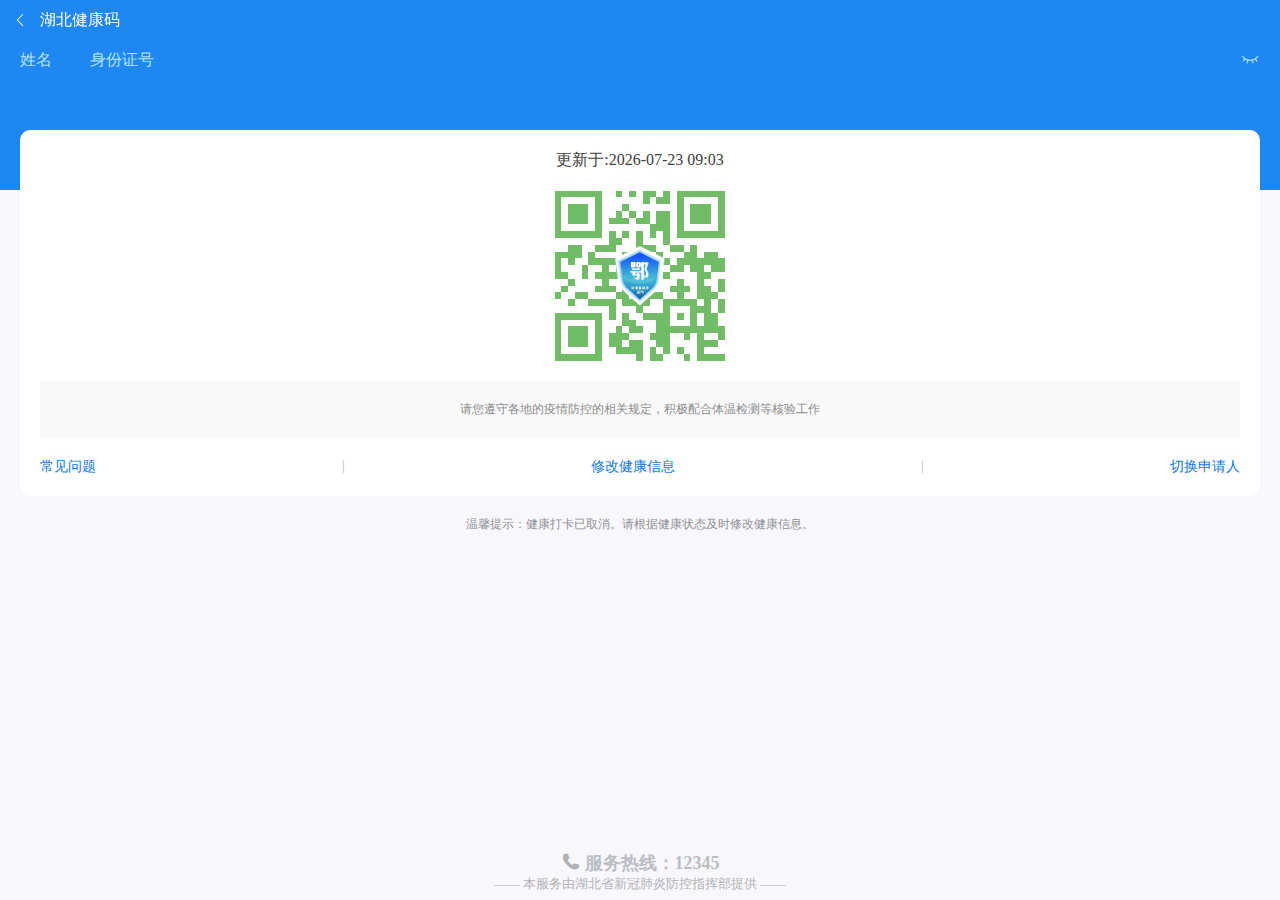
<file: hb_health_code/index.html>
<!DOCTYPE html>
<html lang="en">

<head>
    <meta charset="UTF-8" />
    <meta name="viewport" content="width=device-width, initial-scale=1.0" />
    <title>湖北健康码</title>
    <link rel="shortcut icon" href="./favicon.ico" type="image/x-icon">
    <link rel="stylesheet" href="./font/iconfont.css">
    <style>
        *{
            padding: 0;
            margin: 0;
        }
        html,body{
            width: 100%;
            height: 100%;
            background-color: #F8F7FC;
        }
        .header{
            position: fixed;
            left: 0;
            top: 0;
            width: 100%;
            display: flex;
            color: #fff;
            height: 40px;
            background-color: rgba(31,135,241,.95);
        }
        .header .icon-fanhui{
            color: #fff;
            font-size: 18px;
            text-align: center;
            line-height: 40px;
        }
        .icon{
            width: 40px;
            height: 40px;
        }
        .back{
            display: inline-block;
            width: 12px;
            height: 18px;
            margin-left: 10px;
            margin-top: 11px;
            background: url(./back.png) center center no-repeat;
            background-size: 100% 100%;
        }
        .title{
            flex: 1;
            line-height: 40px;
        }

        .msg{
            padding-top: 40px;
            height: 150px;
            padding-left: 20px;
            padding-right: 20px;
            background-color: #1F87F1;
        }
        .msg .title{
            display: flex;
            justify-content: space-between;
            color: #B1E3FF;
        }
        .msg .title-name{
            width: 70px;
        }
        .msg .title-id{
            flex: 1;
        }
        .msg .icon{
            text-align: right;
            font-size: 20px;
        }
        .msg .msg-msg{
            display: flex;
            align-items: center;
            height: 22px;
            color: #fff;
        }
        .msg .msg-msg #name{
            width: 70px;
        }
        .msg .msg-msg #idNo{
            flex: 1;
        }

        .content{
            position: relative;
            top: -60px;
            padding-bottom: 50px;
        }
        .content .msg-box{
            margin: 0 20px;
            border-radius: 10px;
            background-color: #fff;
        }
        .content .msg-box .times{
            color: #404040;
            padding: 20px 0;
            text-align: center;
        }
        .content .msg-box #ewm{
            position: relative;
            margin: 0 auto;
            width: 170px;
        }
        .content .msg-box #ewm .icon-e{
            position: absolute;
            left: 60px;
            top: 55px;
            width: 50px;
            height: 60px;
            background: url(./icon.png) center center no-repeat;
            background-size: 100% 100%;
        }
        .content .msg-box .ts{
            margin: 20px;
            padding: 20px;
            background-color: #F9F9F9;
            color: #8D8D8D;
            font-size: 12px;
            text-align: center;
        }
        .content .msg-box .btns{
            display: flex;
            justify-content: space-between;
            margin-left: 20px;
            margin-right: 20px;
            padding-bottom: 20px;
            color: #BABABA;
            font-size: 14px;
        }
        .content .msg-box .btns a{
            color: #0D78EF;
            text-decoration: none;
            font-size: 14px;
        }
        .content .wxts{
            margin: 20px;
            font-size: 12px;
            color: #929196;
            text-align: center;
        }

        .footer{
            position: fixed;
            left: 0;
            bottom: 0;
            width: 100%;
            height: 50px;
            text-align: center;
            background-color: #F8F7FC;
        }
        .footer .icon{
            color: #B2B1B6;
            font-size: 20px;
        }
        .footer .call{
            color: #BBBDC4;
            font-size: 18px;
            font-weight: bold;
        }
        .footer .ms{
            color: #B2B1B6;
            font-size: 13px;
            padding-bottom: 5px;
        }
    </style>
</head>

<body>
    <header class="header">
        <span class="icon iconfont icon-fanhui"></span>
        <span class="title">湖北健康码</span>
        <span class="icon"></span>
    </header>
    <div class="msg">
        <div class="title">
            <span class="title-name">姓名</span>
            <span class="title-id">身份证号</span>
            <span id="eye" class="icon iconfont icon-icon-test"></span>
        </div>
        <div class="msg-msg">
            <span id="name">李翔</span>
            <span id="idNo"></span>
        </div>
    </div>
    <div class="content">
        <div class="msg-box">
            <div class="times">更新于:<span id="date"></span></div>
            <div id="ewm"><i class="icon-e"></i></div>
            <div class="ts">
                请您遵守各地的疫情防控的相关规定，积极配合体温检测等核验工作
            </div>
            <div class="btns">
                <a href="javascript:void(0)">常见问题</a>|
                <a href="javascript:void(0)">修改健康信息</a>|
                <a href="javascript:void(0)">切换申请人</a>
            </div>
        </div>
        <div class="wxts">
            温馨提示：健康打卡已取消。请根据健康状态及时修改健康信息。
        </div>
    </div>
    <div class="footer">
        <div>
            <span class="icon iconfont icon-dianhua"></span>
            <span class="call">服务热线：12345</span>
        </div>
        <div class="ms">
            —— 本服务由湖北省新冠肺炎防控指挥部提供 ——
        </div>
    </div>

    <script src="./qrcode.min.js"></script>
    <script>
        window.onload = function(){
            init()
        }
        function init() {
            // 获取url上的参数
            var name = decodeURI(apis.getQueryVariable("name") || '')
            if(name.length == 2){
                var name2 = "*"+name[1]
            }else{
                var name2 = name.replace(name[1], "*")
            }
            var id = decodeURI(apis.getQueryVariable("id") || '')
            var id2 = id.replace(/^(.{1})(?:\d+)(.{1})$/,"$1****************$2")
            document.getElementById("name").innerHTML = name2
            document.getElementById("idNo").innerHTML = id2
            document.getElementById("date").innerHTML = apis.dateFormatter(new Date().getTime()-108300000, "dateTimeNs")
            var qrcode = new QRCode("ewm", {
                text: "姓名："+name,
                width: 170,
                height: 170,
                colorDark: "#70BC67",
                colorLight: "#ffffff",
                correctLevel: QRCode.CorrectLevel.H,
            });
            document.getElementById("eye").addEventListener( "click", e => {
                if(e.target.className.indexOf("icon-icon-test") != -1){
                    e.target.className = e.target.className.replace("icon-icon-test", "icon-mimaxianshi")
                    document.getElementById("name").innerHTML = name
                    document.getElementById("idNo").innerHTML = id
                }else{
                    e.target.className = e.target.className.replace("icon-mimaxianshi", "icon-icon-test")
                    document.getElementById("name").innerHTML = name2
                    document.getElementById("idNo").innerHTML = id2
                }
            })
        }
        var apis = {
            dateFormatter: function(t, type){
                let time = new Date(parseInt(t))
                let year = time.getFullYear()
                let month = time.getMonth() + 1
                month = month > 9 ? month : '0' + month  //月份是从0开始的
                let day = time.getDate()
                day = day > 9 ? day : '0' + day
                let hour = time.getHours()
                hour = hour > 9 ? hour : '0' + hour
                let minute = time.getMinutes()
                minute = minute > 9 ? minute : '0' + minute
                let second = time.getSeconds()
                second = second > 9 ? second : '0' + second
                let week = time.getDay()
                let weeks = new Array("星期日", "星期一", "星期二", "星期三", "星期四", "星期五", "星期六");
                week = weeks[week];
                switch (type) {
                    case "dateTime":
                        return year + '-' + month + '-' + day + ' ' + hour + ':' + minute + ':' + second
                        break;
                    case "dateTimeNs":
                        return year + '-' + month + '-' + day + ' ' + hour + ':' + minute
                        break;
                    case "date":
                        return year + '-' + month + '-' + day
                        break;
                    case "time":
                        return hour + ':' + minute + ':' + second
                        break;
                    case "week":
                        return week
                        break;
                    case "dateTimeWeek":
                        return year + '-' + month + '-' + day + ' ' + hour + ':' + minute + ':' + second + " " + week
                        break;
                    default:
                        return year + '-' + month + '-' + day + ' ' + hour + ':' + minute + ':' + second
                        break;
                }
            },
            getQueryVariable: function(variable){
                var query = window.location.href.substring(window.location.href.indexOf("?")+1)
                var vars = query.split("&");
                for (var i=0;i<vars.length;i++) {
                    var pair = vars[i].split("=");
                    if(pair[0] == variable){
                        return pair[1];
                    }
                }
                return(false);
            }
        }
    </script>
</body>

</html>
</file>
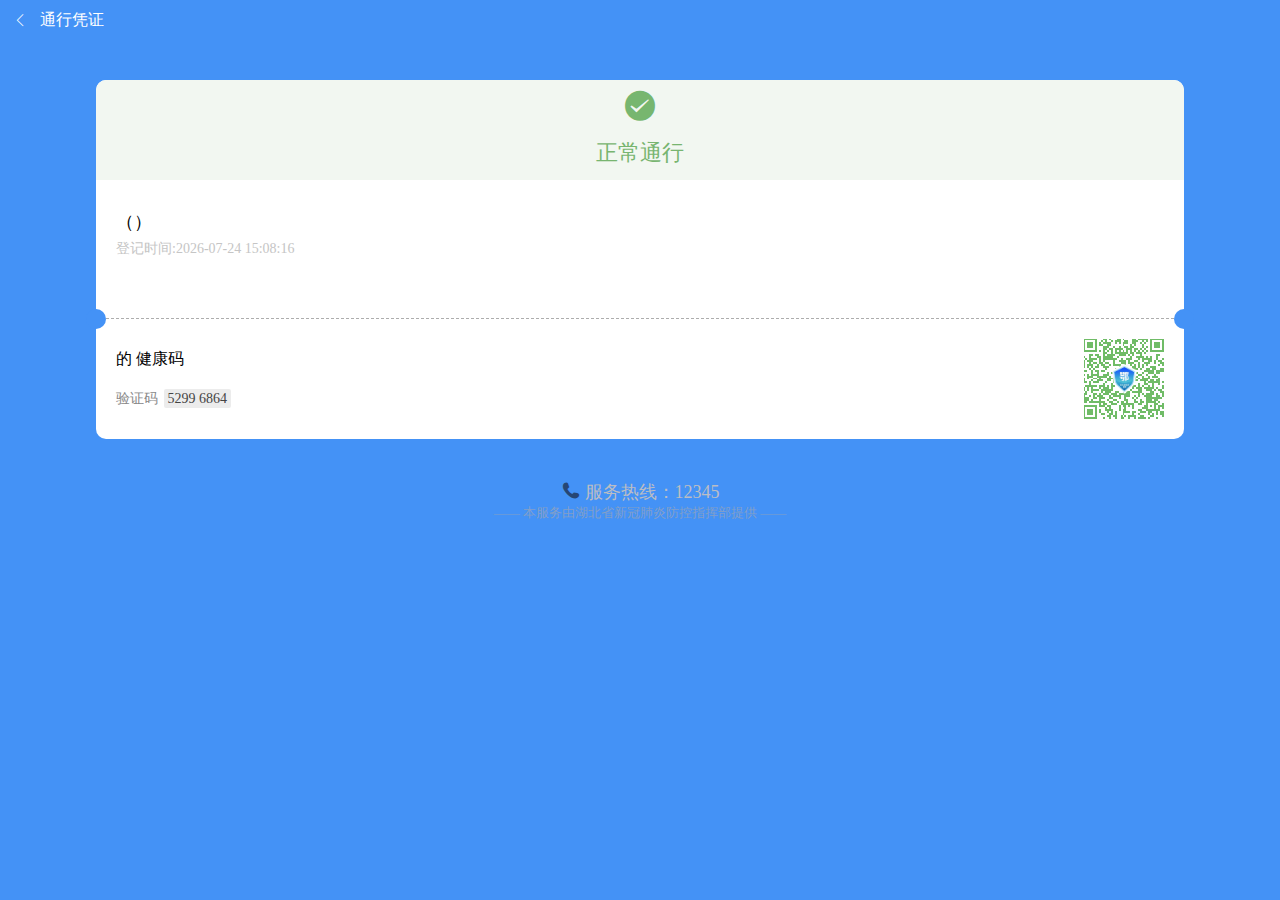
<file: health_code/index.html>
<!DOCTYPE html>
<html lang="en">

<head>
    <meta charset="UTF-8" />
    <meta name="viewport" content="width=device-width, initial-scale=1.0" />
    <title>通行凭证</title>
    <link rel="stylesheet" href="./font/iconfont.css">
    <style>
        *{
            padding: 0;
            margin: 0;
        }
        html,body{
            width: 100%;
            height: 100%;
            background-color: rgb(68,146,246);
        }
        .header{
            display: flex;
            color: #fff;
            height: 40px;
        }
        .header .icon-fanhui{
            color: #fff;
            font-size: 18px;
            text-align: center;
            line-height: 40px;
        }
        .icon{
            width: 40px;
            height: 40px;
        }
        .back{
            display: inline-block;
            width: 12px;
            height: 18px;
            margin-left: 10px;
            margin-top: 11px;
            background: url(./back.png) center center no-repeat;
            background-size: 100% 100%;
        }
        .title{
            flex: 1;
            line-height: 40px;
        }
        .content{
            width: 85%;
            margin: 0 auto;
            margin-top: 40px;
            border-radius: 10px;
            background-color: #fff;
        }
        .top{
            height: 100px;
            background-color: rgb(242,247,241);
            border-top-left-radius: 10px;
            border-top-right-radius: 10px;
        }
        .top .icon-box{
            padding-top: 10px;
            padding-bottom: 10px;
            text-align: center;
        }
        .top .icon-box .icon-xuanze{
            color: #77B66F;
            font-size: 30px;
        }
        .top .title{
            font-size: 22px;
            text-align: center;
            color: #78B570;
        }
        .msg{
            padding: 20px;
        }
        .msg #name{
            padding-bottom: 10px;
            font-size: 18px;
        }
        .msg .box{
            padding-bottom: 6px;
            font-size: 18px;
        }
        .msg .times{
            color: #C5C5C5;
            font-size: 14px;
        }
        .code{
            position: relative;
            display: flex;
            margin-top: 40px;
            border-top: 1px dashed #ADADAD;
        }
        .code .circle-left{
            position: absolute;
            left: -10px;
            top: -10px;
            width: 20px;
            height: 20px;
            background-color: rgb(68,146,246);
            border-radius: 50%;
        }
        .code .circle-right{
            position: absolute;
            right: -10px;
            top: -10px;
            width: 20px;
            height: 20px;
            background-color: rgb(68,146,246);
            border-radius: 50%;
        }
        .code-box{
            flex: 1;
        }
        .code .name{
            padding-top: 30px;
            padding-bottom: 20px;
            padding-left: 20px;
        }
        .code #ewm{
            position: relative;
            margin: 20px;
            width: 80px;
        }
        .code #ewm .icon-e{
            position: absolute;
            left: 27.5px;
            top: 25px;
            width: 25px;
            height: 30px;
            background: url(./icon.png) center center no-repeat;
            background-size: 100% 100%;
        }
        .code .v-code{
            padding-left: 20px;
            color: #888;
            font-size: 14px;
        }
        .code .v-code .num{
            margin-left: 2px;
            padding: 2px 4px;
            background-color: #ECECEC;
            color: #444;
            border-radius: 2px;
        }

        .footer{
            margin-top: 40px;
            text-align: center;
        }
        .footer .icon{
            color: #264675;
            font-size: 20px;
        }
        .footer .call{
            color: #BBBDC4;
            font-size: 18px;
        }
        .footer .ms{
            color: #829FC9;
            font-size: 13px;
        }
    </style>
</head>

<body>
    <header class="header">
        <span class="icon iconfont icon-fanhui"></span>
        <span class="title">通行凭证</span>
        <span class="icon"></span>
    </header>
    <div class="content">
        <div class="top">
            <div class="icon-box">
                <span class="icon iconfont icon-xuanze"></span>
            </div>
            <p class="title">正常通行</p>
        </div>
        <div class="msg">
            <div id="name"></div>
            <div class="box">
                <span id="address"></span>（<span id="status"></span>）
            </div>
            <div class="times">登记时间:<span id="date"></span></div>
        </div>
        <div class="code">
            <div class="code-box">
                <div class="name">
                    <span id="name2"></span> 的 健康码
                </div>
                <div class="v-code">
                    <span>验证码</span>
                    <span class="num">5299 6864</span>
                </div>
            </div>
            <div id="ewm"><i class="icon-e"></i></div>
            <i class="circle-left"></i>
            <i class="circle-right"></i>
        </div>
    </div>
    <div class="footer">
        <div>
            <span class="icon iconfont icon-dianhua"></span>
            <span class="call">服务热线：12345</span>
        </div>
        <div class="ms">
            —— 本服务由湖北省新冠肺炎防控指挥部提供 ——
        </div>
    </div>

    <script src="./qrcode.min.js"></script>
    <script>
        window.onload = function(){
            init()
        }
        function init() {
            // 获取url上的参数
            var name = decodeURI(apis.getQueryVariable("name") || '')
            if(name.length == 2){
                name = "*"+name[1]
            }else{
                name = name.replace(name[1], "*")
            }
            var address = decodeURI(apis.getQueryVariable("address") || '')
            var status = decodeURI(apis.getQueryVariable("status") || '')
            var qrcode = new QRCode("ewm", {
                text: "姓名："+name+"，地址："+address+"（"+status+"）"+"，状态：正常通行",
                width: 80,
                height: 80,
                colorDark: "#70BC67",
                colorLight: "#ffffff",
                correctLevel: QRCode.CorrectLevel.H,
            });
            document.getElementById("name").innerHTML = name
            document.getElementById("name2").innerHTML = name
            document.getElementById("address").innerHTML = address
            document.getElementById("status").innerHTML = status
            document.getElementById("date").innerHTML = apis.dateFormatter(new Date().getTime(), "dateTime")
        }
        var apis = {
            dateFormatter: function(t, type){
                let time = new Date(parseInt(t))
                let year = time.getFullYear()
                let month = time.getMonth() + 1
                month = month > 9 ? month : '0' + month  //月份是从0开始的
                let day = time.getDate()
                day = day > 9 ? day : '0' + day
                let hour = time.getHours()
                hour = hour > 9 ? hour : '0' + hour
                let minute = time.getMinutes()
                minute = minute > 9 ? minute : '0' + minute
                let second = time.getSeconds()
                second = second > 9 ? second : '0' + second
                let week = time.getDay()
                let weeks = new Array("星期日", "星期一", "星期二", "星期三", "星期四", "星期五", "星期六");
                week = weeks[week];
                switch (type) {
                    case "dateTime":
                        return year + '-' + month + '-' + day + ' ' + hour + ':' + minute + ':' + second
                        break;
                    case "date":
                        return year + '-' + month + '-' + day
                        break;
                    case "time":
                        return hour + ':' + minute + ':' + second
                        break;
                    case "week":
                        return week
                        break;
                    case "dateTimeWeek":
                        return year + '-' + month + '-' + day + ' ' + hour + ':' + minute + ':' + second + " " + week
                        break;
                    default:
                        return year + '-' + month + '-' + day + ' ' + hour + ':' + minute + ':' + second
                        break;
                }
            },
            getQueryVariable: function(variable){
                var query = window.location.href.substring(window.location.href.indexOf("?")+1)
                var vars = query.split("&");
                for (var i=0;i<vars.length;i++) {
                    var pair = vars[i].split("=");
                    if(pair[0] == variable){
                        return pair[1];
                    }
                }
                return(false);
            }
        }
    </script>
</body>

</html>
</file>
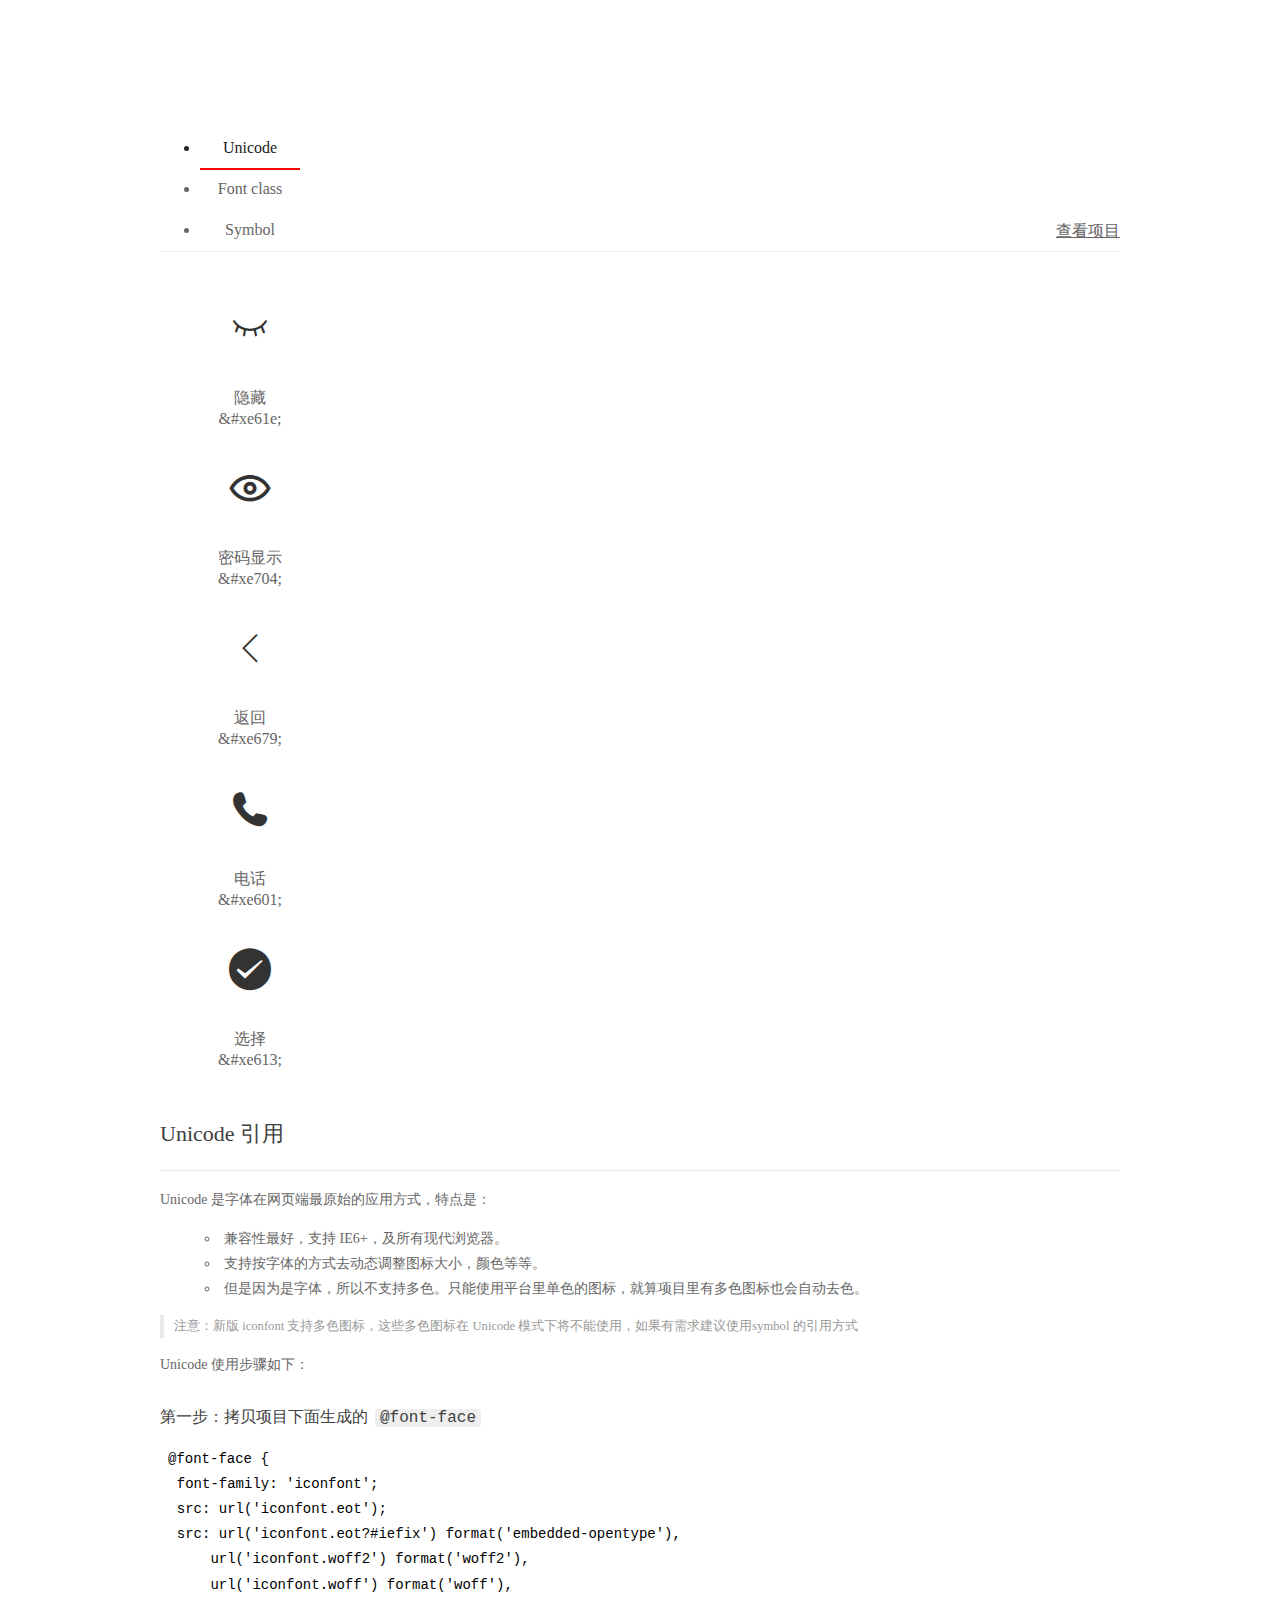
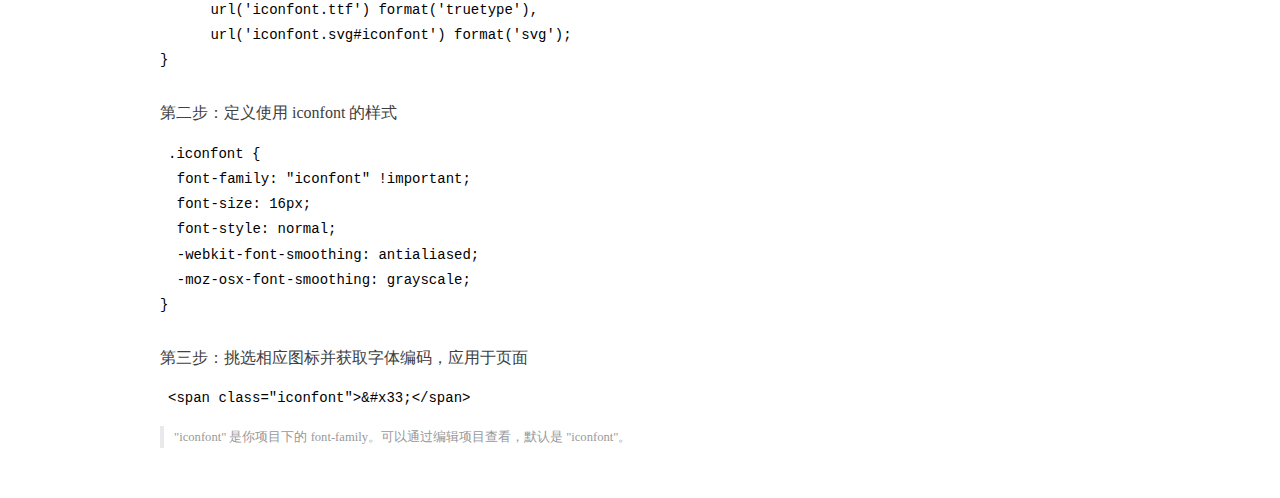
<file: hb_health_code/font/demo_index.html>
<!DOCTYPE html>
<html>
<head>
  <meta charset="utf-8"/>
  <title>IconFont Demo</title>
  <link rel="shortcut icon" href="https://gtms04.alicdn.com/tps/i4/TB1_oz6GVXXXXaFXpXXJDFnIXXX-64-64.ico" type="image/x-icon"/>
  <link rel="stylesheet" href="https://g.alicdn.com/thx/cube/1.3.2/cube.min.css">
  <link rel="stylesheet" href="demo.css">
  <link rel="stylesheet" href="iconfont.css">
  <script src="iconfont.js"></script>
  <!-- jQuery -->
  <script src="https://a1.alicdn.com/oss/uploads/2018/12/26/7bfddb60-08e8-11e9-9b04-53e73bb6408b.js"></script>
  <!-- 代码高亮 -->
  <script src="https://a1.alicdn.com/oss/uploads/2018/12/26/a3f714d0-08e6-11e9-8a15-ebf944d7534c.js"></script>
</head>
<body>
  <div class="main">
    <h1 class="logo"><a href="https://www.iconfont.cn/" title="iconfont 首页" target="_blank">&#xe86b;</a></h1>
    <div class="nav-tabs">
      <ul id="tabs" class="dib-box">
        <li class="dib active"><span>Unicode</span></li>
        <li class="dib"><span>Font class</span></li>
        <li class="dib"><span>Symbol</span></li>
      </ul>
      
      <a href="https://www.iconfont.cn/manage/index?manage_type=myprojects&projectId=1747315" target="_blank" class="nav-more">查看项目</a>
      
    </div>
    <div class="tab-container">
      <div class="content unicode" style="display: block;">
          <ul class="icon_lists dib-box">
          
            <li class="dib">
              <span class="icon iconfont">&#xe61e;</span>
                <div class="name">隐藏</div>
                <div class="code-name">&amp;#xe61e;</div>
              </li>
          
            <li class="dib">
              <span class="icon iconfont">&#xe704;</span>
                <div class="name">密码显示</div>
                <div class="code-name">&amp;#xe704;</div>
              </li>
          
            <li class="dib">
              <span class="icon iconfont">&#xe679;</span>
                <div class="name">返回</div>
                <div class="code-name">&amp;#xe679;</div>
              </li>
          
            <li class="dib">
              <span class="icon iconfont">&#xe601;</span>
                <div class="name">电话</div>
                <div class="code-name">&amp;#xe601;</div>
              </li>
          
            <li class="dib">
              <span class="icon iconfont">&#xe613;</span>
                <div class="name">选择</div>
                <div class="code-name">&amp;#xe613;</div>
              </li>
          
          </ul>
          <div class="article markdown">
          <h2 id="unicode-">Unicode 引用</h2>
          <hr>

          <p>Unicode 是字体在网页端最原始的应用方式，特点是：</p>
          <ul>
            <li>兼容性最好，支持 IE6+，及所有现代浏览器。</li>
            <li>支持按字体的方式去动态调整图标大小，颜色等等。</li>
            <li>但是因为是字体，所以不支持多色。只能使用平台里单色的图标，就算项目里有多色图标也会自动去色。</li>
          </ul>
          <blockquote>
            <p>注意：新版 iconfont 支持多色图标，这些多色图标在 Unicode 模式下将不能使用，如果有需求建议使用symbol 的引用方式</p>
          </blockquote>
          <p>Unicode 使用步骤如下：</p>
          <h3 id="-font-face">第一步：拷贝项目下面生成的 <code>@font-face</code></h3>
<pre><code class="language-css"
>@font-face {
  font-family: 'iconfont';
  src: url('iconfont.eot');
  src: url('iconfont.eot?#iefix') format('embedded-opentype'),
      url('iconfont.woff2') format('woff2'),
      url('iconfont.woff') format('woff'),
      url('iconfont.ttf') format('truetype'),
      url('iconfont.svg#iconfont') format('svg');
}
</code></pre>
          <h3 id="-iconfont-">第二步：定义使用 iconfont 的样式</h3>
<pre><code class="language-css"
>.iconfont {
  font-family: "iconfont" !important;
  font-size: 16px;
  font-style: normal;
  -webkit-font-smoothing: antialiased;
  -moz-osx-font-smoothing: grayscale;
}
</code></pre>
          <h3 id="-">第三步：挑选相应图标并获取字体编码，应用于页面</h3>
<pre>
<code class="language-html"
>&lt;span class="iconfont"&gt;&amp;#x33;&lt;/span&gt;
</code></pre>
          <blockquote>
            <p>"iconfont" 是你项目下的 font-family。可以通过编辑项目查看，默认是 "iconfont"。</p>
          </blockquote>
          </div>
      </div>
      <div class="content font-class">
        <ul class="icon_lists dib-box">
          
          <li class="dib">
            <span class="icon iconfont icon-icon-test"></span>
            <div class="name">
              隐藏
            </div>
            <div class="code-name">.icon-icon-test
            </div>
          </li>
          
          <li class="dib">
            <span class="icon iconfont icon-mimaxianshi"></span>
            <div class="name">
              密码显示
            </div>
            <div class="code-name">.icon-mimaxianshi
            </div>
          </li>
          
          <li class="dib">
            <span class="icon iconfont icon-fanhui"></span>
            <div class="name">
              返回
            </div>
            <div class="code-name">.icon-fanhui
            </div>
          </li>
          
          <li class="dib">
            <span class="icon iconfont icon-dianhua"></span>
            <div class="name">
              电话
            </div>
            <div class="code-name">.icon-dianhua
            </div>
          </li>
          
          <li class="dib">
            <span class="icon iconfont icon-xuanze"></span>
            <div class="name">
              选择
            </div>
            <div class="code-name">.icon-xuanze
            </div>
          </li>
          
        </ul>
        <div class="article markdown">
        <h2 id="font-class-">font-class 引用</h2>
        <hr>

        <p>font-class 是 Unicode 使用方式的一种变种，主要是解决 Unicode 书写不直观，语意不明确的问题。</p>
        <p>与 Unicode 使用方式相比，具有如下特点：</p>
        <ul>
          <li>兼容性良好，支持 IE8+，及所有现代浏览器。</li>
          <li>相比于 Unicode 语意明确，书写更直观。可以很容易分辨这个 icon 是什么。</li>
          <li>因为使用 class 来定义图标，所以当要替换图标时，只需要修改 class 里面的 Unicode 引用。</li>
          <li>不过因为本质上还是使用的字体，所以多色图标还是不支持的。</li>
        </ul>
        <p>使用步骤如下：</p>
        <h3 id="-fontclass-">第一步：引入项目下面生成的 fontclass 代码：</h3>
<pre><code class="language-html">&lt;link rel="stylesheet" href="./iconfont.css"&gt;
</code></pre>
        <h3 id="-">第二步：挑选相应图标并获取类名，应用于页面：</h3>
<pre><code class="language-html">&lt;span class="iconfont icon-xxx"&gt;&lt;/span&gt;
</code></pre>
        <blockquote>
          <p>"
            iconfont" 是你项目下的 font-family。可以通过编辑项目查看，默认是 "iconfont"。</p>
        </blockquote>
      </div>
      </div>
      <div class="content symbol">
          <ul class="icon_lists dib-box">
          
            <li class="dib">
                <svg class="icon svg-icon" aria-hidden="true">
                  <use xlink:href="#icon-icon-test"></use>
                </svg>
                <div class="name">隐藏</div>
                <div class="code-name">#icon-icon-test</div>
            </li>
          
            <li class="dib">
                <svg class="icon svg-icon" aria-hidden="true">
                  <use xlink:href="#icon-mimaxianshi"></use>
                </svg>
                <div class="name">密码显示</div>
                <div class="code-name">#icon-mimaxianshi</div>
            </li>
          
            <li class="dib">
                <svg class="icon svg-icon" aria-hidden="true">
                  <use xlink:href="#icon-fanhui"></use>
                </svg>
                <div class="name">返回</div>
                <div class="code-name">#icon-fanhui</div>
            </li>
          
            <li class="dib">
                <svg class="icon svg-icon" aria-hidden="true">
                  <use xlink:href="#icon-dianhua"></use>
                </svg>
                <div class="name">电话</div>
                <div class="code-name">#icon-dianhua</div>
            </li>
          
            <li class="dib">
                <svg class="icon svg-icon" aria-hidden="true">
                  <use xlink:href="#icon-xuanze"></use>
                </svg>
                <div class="name">选择</div>
                <div class="code-name">#icon-xuanze</div>
            </li>
          
          </ul>
          <div class="article markdown">
          <h2 id="symbol-">Symbol 引用</h2>
          <hr>

          <p>这是一种全新的使用方式，应该说这才是未来的主流，也是平台目前推荐的用法。相关介绍可以参考这篇<a href="">文章</a>
            这种用法其实是做了一个 SVG 的集合，与另外两种相比具有如下特点：</p>
          <ul>
            <li>支持多色图标了，不再受单色限制。</li>
            <li>通过一些技巧，支持像字体那样，通过 <code>font-size</code>, <code>color</code> 来调整样式。</li>
            <li>兼容性较差，支持 IE9+，及现代浏览器。</li>
            <li>浏览器渲染 SVG 的性能一般，还不如 png。</li>
          </ul>
          <p>使用步骤如下：</p>
          <h3 id="-symbol-">第一步：引入项目下面生成的 symbol 代码：</h3>
<pre><code class="language-html">&lt;script src="./iconfont.js"&gt;&lt;/script&gt;
</code></pre>
          <h3 id="-css-">第二步：加入通用 CSS 代码（引入一次就行）：</h3>
<pre><code class="language-html">&lt;style&gt;
.icon {
  width: 1em;
  height: 1em;
  vertical-align: -0.15em;
  fill: currentColor;
  overflow: hidden;
}
&lt;/style&gt;
</code></pre>
          <h3 id="-">第三步：挑选相应图标并获取类名，应用于页面：</h3>
<pre><code class="language-html">&lt;svg class="icon" aria-hidden="true"&gt;
  &lt;use xlink:href="#icon-xxx"&gt;&lt;/use&gt;
&lt;/svg&gt;
</code></pre>
          </div>
      </div>

    </div>
  </div>
  <script>
  $(document).ready(function () {
      $('.tab-container .content:first').show()

      $('#tabs li').click(function (e) {
        var tabContent = $('.tab-container .content')
        var index = $(this).index()

        if ($(this).hasClass('active')) {
          return
        } else {
          $('#tabs li').removeClass('active')
          $(this).addClass('active')

          tabContent.hide().eq(index).fadeIn()
        }
      })
    })
  </script>
</body>
</html>
</file>
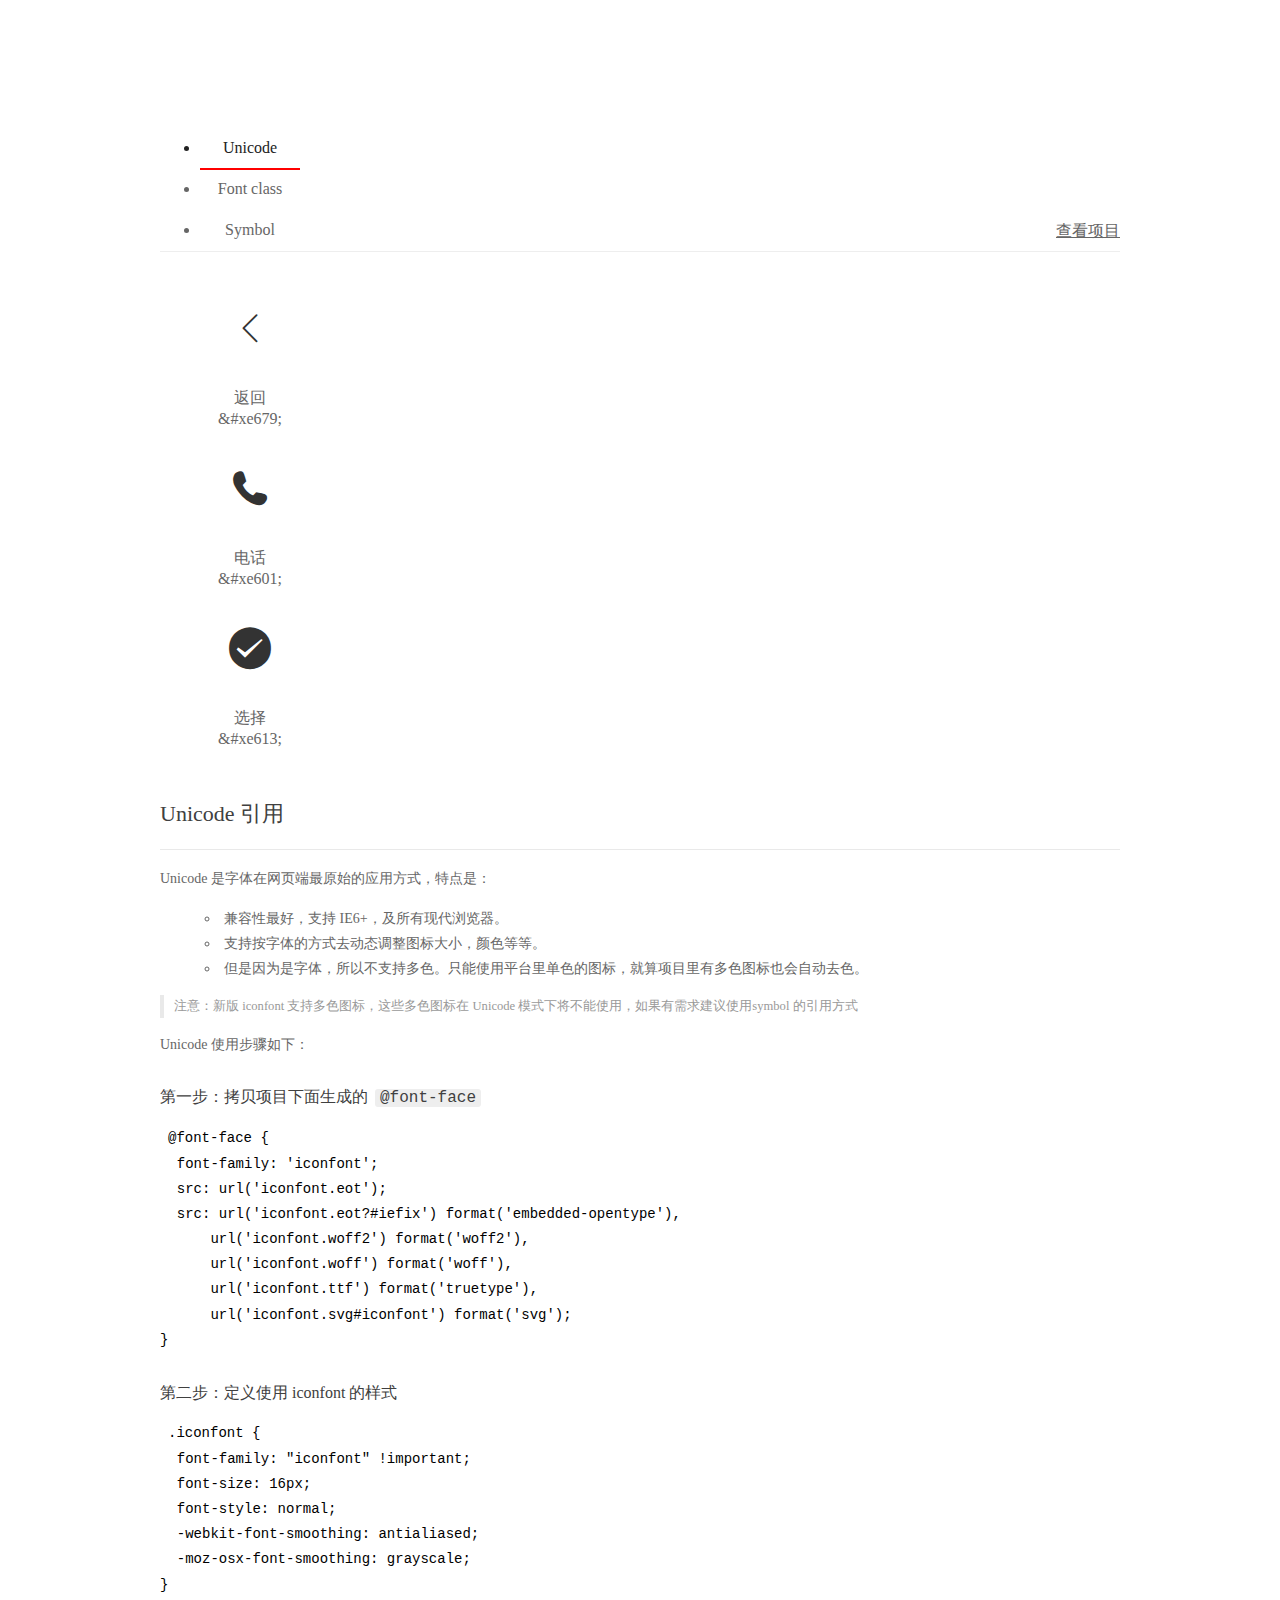
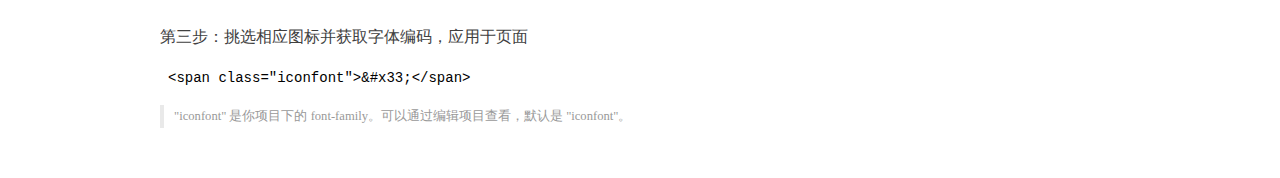
<file: health_code/font/demo_index.html>
<!DOCTYPE html>
<html>
<head>
  <meta charset="utf-8"/>
  <title>IconFont Demo</title>
  <link rel="shortcut icon" href="https://gtms04.alicdn.com/tps/i4/TB1_oz6GVXXXXaFXpXXJDFnIXXX-64-64.ico" type="image/x-icon"/>
  <link rel="stylesheet" href="https://g.alicdn.com/thx/cube/1.3.2/cube.min.css">
  <link rel="stylesheet" href="demo.css">
  <link rel="stylesheet" href="iconfont.css">
  <script src="iconfont.js"></script>
  <!-- jQuery -->
  <script src="https://a1.alicdn.com/oss/uploads/2018/12/26/7bfddb60-08e8-11e9-9b04-53e73bb6408b.js"></script>
  <!-- 代码高亮 -->
  <script src="https://a1.alicdn.com/oss/uploads/2018/12/26/a3f714d0-08e6-11e9-8a15-ebf944d7534c.js"></script>
</head>
<body>
  <div class="main">
    <h1 class="logo"><a href="https://www.iconfont.cn/" title="iconfont 首页" target="_blank">&#xe86b;</a></h1>
    <div class="nav-tabs">
      <ul id="tabs" class="dib-box">
        <li class="dib active"><span>Unicode</span></li>
        <li class="dib"><span>Font class</span></li>
        <li class="dib"><span>Symbol</span></li>
      </ul>
      
      <a href="https://www.iconfont.cn/manage/index?manage_type=myprojects&projectId=1747315" target="_blank" class="nav-more">查看项目</a>
      
    </div>
    <div class="tab-container">
      <div class="content unicode" style="display: block;">
          <ul class="icon_lists dib-box">
          
            <li class="dib">
              <span class="icon iconfont">&#xe679;</span>
                <div class="name">返回</div>
                <div class="code-name">&amp;#xe679;</div>
              </li>
          
            <li class="dib">
              <span class="icon iconfont">&#xe601;</span>
                <div class="name">电话</div>
                <div class="code-name">&amp;#xe601;</div>
              </li>
          
            <li class="dib">
              <span class="icon iconfont">&#xe613;</span>
                <div class="name">选择</div>
                <div class="code-name">&amp;#xe613;</div>
              </li>
          
          </ul>
          <div class="article markdown">
          <h2 id="unicode-">Unicode 引用</h2>
          <hr>

          <p>Unicode 是字体在网页端最原始的应用方式，特点是：</p>
          <ul>
            <li>兼容性最好，支持 IE6+，及所有现代浏览器。</li>
            <li>支持按字体的方式去动态调整图标大小，颜色等等。</li>
            <li>但是因为是字体，所以不支持多色。只能使用平台里单色的图标，就算项目里有多色图标也会自动去色。</li>
          </ul>
          <blockquote>
            <p>注意：新版 iconfont 支持多色图标，这些多色图标在 Unicode 模式下将不能使用，如果有需求建议使用symbol 的引用方式</p>
          </blockquote>
          <p>Unicode 使用步骤如下：</p>
          <h3 id="-font-face">第一步：拷贝项目下面生成的 <code>@font-face</code></h3>
<pre><code class="language-css"
>@font-face {
  font-family: 'iconfont';
  src: url('iconfont.eot');
  src: url('iconfont.eot?#iefix') format('embedded-opentype'),
      url('iconfont.woff2') format('woff2'),
      url('iconfont.woff') format('woff'),
      url('iconfont.ttf') format('truetype'),
      url('iconfont.svg#iconfont') format('svg');
}
</code></pre>
          <h3 id="-iconfont-">第二步：定义使用 iconfont 的样式</h3>
<pre><code class="language-css"
>.iconfont {
  font-family: "iconfont" !important;
  font-size: 16px;
  font-style: normal;
  -webkit-font-smoothing: antialiased;
  -moz-osx-font-smoothing: grayscale;
}
</code></pre>
          <h3 id="-">第三步：挑选相应图标并获取字体编码，应用于页面</h3>
<pre>
<code class="language-html"
>&lt;span class="iconfont"&gt;&amp;#x33;&lt;/span&gt;
</code></pre>
          <blockquote>
            <p>"iconfont" 是你项目下的 font-family。可以通过编辑项目查看，默认是 "iconfont"。</p>
          </blockquote>
          </div>
      </div>
      <div class="content font-class">
        <ul class="icon_lists dib-box">
          
          <li class="dib">
            <span class="icon iconfont icon-fanhui"></span>
            <div class="name">
              返回
            </div>
            <div class="code-name">.icon-fanhui
            </div>
          </li>
          
          <li class="dib">
            <span class="icon iconfont icon-dianhua"></span>
            <div class="name">
              电话
            </div>
            <div class="code-name">.icon-dianhua
            </div>
          </li>
          
          <li class="dib">
            <span class="icon iconfont icon-xuanze"></span>
            <div class="name">
              选择
            </div>
            <div class="code-name">.icon-xuanze
            </div>
          </li>
          
        </ul>
        <div class="article markdown">
        <h2 id="font-class-">font-class 引用</h2>
        <hr>

        <p>font-class 是 Unicode 使用方式的一种变种，主要是解决 Unicode 书写不直观，语意不明确的问题。</p>
        <p>与 Unicode 使用方式相比，具有如下特点：</p>
        <ul>
          <li>兼容性良好，支持 IE8+，及所有现代浏览器。</li>
          <li>相比于 Unicode 语意明确，书写更直观。可以很容易分辨这个 icon 是什么。</li>
          <li>因为使用 class 来定义图标，所以当要替换图标时，只需要修改 class 里面的 Unicode 引用。</li>
          <li>不过因为本质上还是使用的字体，所以多色图标还是不支持的。</li>
        </ul>
        <p>使用步骤如下：</p>
        <h3 id="-fontclass-">第一步：引入项目下面生成的 fontclass 代码：</h3>
<pre><code class="language-html">&lt;link rel="stylesheet" href="./iconfont.css"&gt;
</code></pre>
        <h3 id="-">第二步：挑选相应图标并获取类名，应用于页面：</h3>
<pre><code class="language-html">&lt;span class="iconfont icon-xxx"&gt;&lt;/span&gt;
</code></pre>
        <blockquote>
          <p>"
            iconfont" 是你项目下的 font-family。可以通过编辑项目查看，默认是 "iconfont"。</p>
        </blockquote>
      </div>
      </div>
      <div class="content symbol">
          <ul class="icon_lists dib-box">
          
            <li class="dib">
                <svg class="icon svg-icon" aria-hidden="true">
                  <use xlink:href="#icon-fanhui"></use>
                </svg>
                <div class="name">返回</div>
                <div class="code-name">#icon-fanhui</div>
            </li>
          
            <li class="dib">
                <svg class="icon svg-icon" aria-hidden="true">
                  <use xlink:href="#icon-dianhua"></use>
                </svg>
                <div class="name">电话</div>
                <div class="code-name">#icon-dianhua</div>
            </li>
          
            <li class="dib">
                <svg class="icon svg-icon" aria-hidden="true">
                  <use xlink:href="#icon-xuanze"></use>
                </svg>
                <div class="name">选择</div>
                <div class="code-name">#icon-xuanze</div>
            </li>
          
          </ul>
          <div class="article markdown">
          <h2 id="symbol-">Symbol 引用</h2>
          <hr>

          <p>这是一种全新的使用方式，应该说这才是未来的主流，也是平台目前推荐的用法。相关介绍可以参考这篇<a href="">文章</a>
            这种用法其实是做了一个 SVG 的集合，与另外两种相比具有如下特点：</p>
          <ul>
            <li>支持多色图标了，不再受单色限制。</li>
            <li>通过一些技巧，支持像字体那样，通过 <code>font-size</code>, <code>color</code> 来调整样式。</li>
            <li>兼容性较差，支持 IE9+，及现代浏览器。</li>
            <li>浏览器渲染 SVG 的性能一般，还不如 png。</li>
          </ul>
          <p>使用步骤如下：</p>
          <h3 id="-symbol-">第一步：引入项目下面生成的 symbol 代码：</h3>
<pre><code class="language-html">&lt;script src="./iconfont.js"&gt;&lt;/script&gt;
</code></pre>
          <h3 id="-css-">第二步：加入通用 CSS 代码（引入一次就行）：</h3>
<pre><code class="language-html">&lt;style&gt;
.icon {
  width: 1em;
  height: 1em;
  vertical-align: -0.15em;
  fill: currentColor;
  overflow: hidden;
}
&lt;/style&gt;
</code></pre>
          <h3 id="-">第三步：挑选相应图标并获取类名，应用于页面：</h3>
<pre><code class="language-html">&lt;svg class="icon" aria-hidden="true"&gt;
  &lt;use xlink:href="#icon-xxx"&gt;&lt;/use&gt;
&lt;/svg&gt;
</code></pre>
          </div>
      </div>

    </div>
  </div>
  <script>
  $(document).ready(function () {
      $('.tab-container .content:first').show()

      $('#tabs li').click(function (e) {
        var tabContent = $('.tab-container .content')
        var index = $(this).index()

        if ($(this).hasClass('active')) {
          return
        } else {
          $('#tabs li').removeClass('active')
          $(this).addClass('active')

          tabContent.hide().eq(index).fadeIn()
        }
      })
    })
  </script>
</body>
</html>
</file>
<file: hb_health_code/font/iconfont.css>
@font-face {font-family: "iconfont";
  src: url('iconfont.eot?t=1586919891035'); /* IE9 */
  src: url('iconfont.eot?t=1586919891035#iefix') format('embedded-opentype'), /* IE6-IE8 */
  url('[data-uri]') format('woff2'),
  url('iconfont.woff?t=1586919891035') format('woff'),
  url('iconfont.ttf?t=1586919891035') format('truetype'), /* chrome, firefox, opera, Safari, Android, iOS 4.2+ */
  url('iconfont.svg?t=1586919891035#iconfont') format('svg'); /* iOS 4.1- */
}

.iconfont {
  font-family: "iconfont" !important;
  font-size: 16px;
  font-style: normal;
  -webkit-font-smoothing: antialiased;
  -moz-osx-font-smoothing: grayscale;
}

.icon-icon-test:before {
  content: "\e61e";
}

.icon-mimaxianshi:before {
  content: "\e704";
}

.icon-fanhui:before {
  content: "\e679";
}

.icon-dianhua:before {
  content: "\e601";
}

.icon-xuanze:before {
  content: "\e613";
}
</file>
<file: health_code/font/iconfont.css>
@font-face {font-family: "iconfont";
  src: url('iconfont.eot?t=1586519909236'); /* IE9 */
  src: url('iconfont.eot?t=1586519909236#iefix') format('embedded-opentype'), /* IE6-IE8 */
  url('[data-uri]') format('woff2'),
  url('iconfont.woff?t=1586519909236') format('woff'),
  url('iconfont.ttf?t=1586519909236') format('truetype'), /* chrome, firefox, opera, Safari, Android, iOS 4.2+ */
  url('iconfont.svg?t=1586519909236#iconfont') format('svg'); /* iOS 4.1- */
}

.iconfont {
  font-family: "iconfont" !important;
  font-size: 16px;
  font-style: normal;
  -webkit-font-smoothing: antialiased;
  -moz-osx-font-smoothing: grayscale;
}

.icon-fanhui:before {
  content: "\e679";
}

.icon-dianhua:before {
  content: "\e601";
}

.icon-xuanze:before {
  content: "\e613";
}
</file>
<file: hb_health_code/font/demo.css>
/* Logo 字体 */
@font-face {
  font-family: "iconfont logo";
  src: url('https://at.alicdn.com/t/font_985780_km7mi63cihi.eot?t=1545807318834');
  src: url('https://at.alicdn.com/t/font_985780_km7mi63cihi.eot?t=1545807318834#iefix') format('embedded-opentype'),
    url('https://at.alicdn.com/t/font_985780_km7mi63cihi.woff?t=1545807318834') format('woff'),
    url('https://at.alicdn.com/t/font_985780_km7mi63cihi.ttf?t=1545807318834') format('truetype'),
    url('https://at.alicdn.com/t/font_985780_km7mi63cihi.svg?t=1545807318834#iconfont') format('svg');
}

.logo {
  font-family: "iconfont logo";
  font-size: 160px;
  font-style: normal;
  -webkit-font-smoothing: antialiased;
  -moz-osx-font-smoothing: grayscale;
}

/* tabs */
.nav-tabs {
  position: relative;
}

.nav-tabs .nav-more {
  position: absolute;
  right: 0;
  bottom: 0;
  height: 42px;
  line-height: 42px;
  color: #666;
}

#tabs {
  border-bottom: 1px solid #eee;
}

#tabs li {
  cursor: pointer;
  width: 100px;
  height: 40px;
  line-height: 40px;
  text-align: center;
  font-size: 16px;
  border-bottom: 2px solid transparent;
  position: relative;
  z-index: 1;
  margin-bottom: -1px;
  color: #666;
}


#tabs .active {
  border-bottom-color: #f00;
  color: #222;
}

.tab-container .content {
  display: none;
}

/* 页面布局 */
.main {
  padding: 30px 100px;
  width: 960px;
  margin: 0 auto;
}

.main .logo {
  color: #333;
  text-align: left;
  margin-bottom: 30px;
  line-height: 1;
  height: 110px;
  margin-top: -50px;
  overflow: hidden;
  *zoom: 1;
}

.main .logo a {
  font-size: 160px;
  color: #333;
}

.helps {
  margin-top: 40px;
}

.helps pre {
  padding: 20px;
  margin: 10px 0;
  border: solid 1px #e7e1cd;
  background-color: #fffdef;
  overflow: auto;
}

.icon_lists {
  width: 100% !important;
  overflow: hidden;
  *zoom: 1;
}

.icon_lists li {
  width: 100px;
  margin-bottom: 10px;
  margin-right: 20px;
  text-align: center;
  list-style: none !important;
  cursor: default;
}

.icon_lists li .code-name {
  line-height: 1.2;
}

.icon_lists .icon {
  display: block;
  height: 100px;
  line-height: 100px;
  font-size: 42px;
  margin: 10px auto;
  color: #333;
  -webkit-transition: font-size 0.25s linear, width 0.25s linear;
  -moz-transition: font-size 0.25s linear, width 0.25s linear;
  transition: font-size 0.25s linear, width 0.25s linear;
}

.icon_lists .icon:hover {
  font-size: 100px;
}

.icon_lists .svg-icon {
  /* 通过设置 font-size 来改变图标大小 */
  width: 1em;
  /* 图标和文字相邻时，垂直对齐 */
  vertical-align: -0.15em;
  /* 通过设置 color 来改变 SVG 的颜色/fill */
  fill: currentColor;
  /* path 和 stroke 溢出 viewBox 部分在 IE 下会显示
      normalize.css 中也包含这行 */
  overflow: hidden;
}

.icon_lists li .name,
.icon_lists li .code-name {
  color: #666;
}

/* markdown 样式 */
.markdown {
  color: #666;
  font-size: 14px;
  line-height: 1.8;
}

.highlight {
  line-height: 1.5;
}

.markdown img {
  vertical-align: middle;
  max-width: 100%;
}

.markdown h1 {
  color: #404040;
  font-weight: 500;
  line-height: 40px;
  margin-bottom: 24px;
}

.markdown h2,
.markdown h3,
.markdown h4,
.markdown h5,
.markdown h6 {
  color: #404040;
  margin: 1.6em 0 0.6em 0;
  font-weight: 500;
  clear: both;
}

.markdown h1 {
  font-size: 28px;
}

.markdown h2 {
  font-size: 22px;
}

.markdown h3 {
  font-size: 16px;
}

.markdown h4 {
  font-size: 14px;
}

.markdown h5 {
  font-size: 12px;
}

.markdown h6 {
  font-size: 12px;
}

.markdown hr {
  height: 1px;
  border: 0;
  background: #e9e9e9;
  margin: 16px 0;
  clear: both;
}

.markdown p {
  margin: 1em 0;
}

.markdown>p,
.markdown>blockquote,
.markdown>.highlight,
.markdown>ol,
.markdown>ul {
  width: 80%;
}

.markdown ul>li {
  list-style: circle;
}

.markdown>ul li,
.markdown blockquote ul>li {
  margin-left: 20px;
  padding-left: 4px;
}

.markdown>ul li p,
.markdown>ol li p {
  margin: 0.6em 0;
}

.markdown ol>li {
  list-style: decimal;
}

.markdown>ol li,
.markdown blockquote ol>li {
  margin-left: 20px;
  padding-left: 4px;
}

.markdown code {
  margin: 0 3px;
  padding: 0 5px;
  background: #eee;
  border-radius: 3px;
}

.markdown strong,
.markdown b {
  font-weight: 600;
}

.markdown>table {
  border-collapse: collapse;
  border-spacing: 0px;
  empty-cells: show;
  border: 1px solid #e9e9e9;
  width: 95%;
  margin-bottom: 24px;
}

.markdown>table th {
  white-space: nowrap;
  color: #333;
  font-weight: 600;
}

.markdown>table th,
.markdown>table td {
  border: 1px solid #e9e9e9;
  padding: 8px 16px;
  text-align: left;
}

.markdown>table th {
  background: #F7F7F7;
}

.markdown blockquote {
  font-size: 90%;
  color: #999;
  border-left: 4px solid #e9e9e9;
  padding-left: 0.8em;
  margin: 1em 0;
}

.markdown blockquote p {
  margin: 0;
}

.markdown .anchor {
  opacity: 0;
  transition: opacity 0.3s ease;
  margin-left: 8px;
}

.markdown .waiting {
  color: #ccc;
}

.markdown h1:hover .anchor,
.markdown h2:hover .anchor,
.markdown h3:hover .anchor,
.markdown h4:hover .anchor,
.markdown h5:hover .anchor,
.markdown h6:hover .anchor {
  opacity: 1;
  display: inline-block;
}

.markdown>br,
.markdown>p>br {
  clear: both;
}


.hljs {
  display: block;
  background: white;
  padding: 0.5em;
  color: #333333;
  overflow-x: auto;
}

.hljs-comment,
.hljs-meta {
  color: #969896;
}

.hljs-string,
.hljs-variable,
.hljs-template-variable,
.hljs-strong,
.hljs-emphasis,
.hljs-quote {
  color: #df5000;
}

.hljs-keyword,
.hljs-selector-tag,
.hljs-type {
  color: #a71d5d;
}

.hljs-literal,
.hljs-symbol,
.hljs-bullet,
.hljs-attribute {
  color: #0086b3;
}

.hljs-section,
.hljs-name {
  color: #63a35c;
}

.hljs-tag {
  color: #333333;
}

.hljs-title,
.hljs-attr,
.hljs-selector-id,
.hljs-selector-class,
.hljs-selector-attr,
.hljs-selector-pseudo {
  color: #795da3;
}

.hljs-addition {
  color: #55a532;
  background-color: #eaffea;
}

.hljs-deletion {
  color: #bd2c00;
  background-color: #ffecec;
}

.hljs-link {
  text-decoration: underline;
}

/* 代码高亮 */
/* PrismJS 1.15.0
https://prismjs.com/download.html#themes=prism&languages=markup+css+clike+javascript */
/**
 * prism.js default theme for JavaScript, CSS and HTML
 * Based on dabblet (http://dabblet.com)
 * @author Lea Verou
 */
code[class*="language-"],
pre[class*="language-"] {
  color: black;
  background: none;
  text-shadow: 0 1px white;
  font-family: Consolas, Monaco, 'Andale Mono', 'Ubuntu Mono', monospace;
  text-align: left;
  white-space: pre;
  word-spacing: normal;
  word-break: normal;
  word-wrap: normal;
  line-height: 1.5;

  -moz-tab-size: 4;
  -o-tab-size: 4;
  tab-size: 4;

  -webkit-hyphens: none;
  -moz-hyphens: none;
  -ms-hyphens: none;
  hyphens: none;
}

pre[class*="language-"]::-moz-selection,
pre[class*="language-"] ::-moz-selection,
code[class*="language-"]::-moz-selection,
code[class*="language-"] ::-moz-selection {
  text-shadow: none;
  background: #b3d4fc;
}

pre[class*="language-"]::selection,
pre[class*="language-"] ::selection,
code[class*="language-"]::selection,
code[class*="language-"] ::selection {
  text-shadow: none;
  background: #b3d4fc;
}

@media print {

  code[class*="language-"],
  pre[class*="language-"] {
    text-shadow: none;
  }
}

/* Code blocks */
pre[class*="language-"] {
  padding: 1em;
  margin: .5em 0;
  overflow: auto;
}

:not(pre)>code[class*="language-"],
pre[class*="language-"] {
  background: #f5f2f0;
}

/* Inline code */
:not(pre)>code[class*="language-"] {
  padding: .1em;
  border-radius: .3em;
  white-space: normal;
}

.token.comment,
.token.prolog,
.token.doctype,
.token.cdata {
  color: slategray;
}

.token.punctuation {
  color: #999;
}

.namespace {
  opacity: .7;
}

.token.property,
.token.tag,
.token.boolean,
.token.number,
.token.constant,
.token.symbol,
.token.deleted {
  color: #905;
}

.token.selector,
.token.attr-name,
.token.string,
.token.char,
.token.builtin,
.token.inserted {
  color: #690;
}

.token.operator,
.token.entity,
.token.url,
.language-css .token.string,
.style .token.string {
  color: #9a6e3a;
  background: hsla(0, 0%, 100%, .5);
}

.token.atrule,
.token.attr-value,
.token.keyword {
  color: #07a;
}

.token.function,
.token.class-name {
  color: #DD4A68;
}

.token.regex,
.token.important,
.token.variable {
  color: #e90;
}

.token.important,
.token.bold {
  font-weight: bold;
}

.token.italic {
  font-style: italic;
}

.token.entity {
  cursor: help;
}
</file>
<file: health_code/font/demo.css>
/* Logo 字体 */
@font-face {
  font-family: "iconfont logo";
  src: url('https://at.alicdn.com/t/font_985780_km7mi63cihi.eot?t=1545807318834');
  src: url('https://at.alicdn.com/t/font_985780_km7mi63cihi.eot?t=1545807318834#iefix') format('embedded-opentype'),
    url('https://at.alicdn.com/t/font_985780_km7mi63cihi.woff?t=1545807318834') format('woff'),
    url('https://at.alicdn.com/t/font_985780_km7mi63cihi.ttf?t=1545807318834') format('truetype'),
    url('https://at.alicdn.com/t/font_985780_km7mi63cihi.svg?t=1545807318834#iconfont') format('svg');
}

.logo {
  font-family: "iconfont logo";
  font-size: 160px;
  font-style: normal;
  -webkit-font-smoothing: antialiased;
  -moz-osx-font-smoothing: grayscale;
}

/* tabs */
.nav-tabs {
  position: relative;
}

.nav-tabs .nav-more {
  position: absolute;
  right: 0;
  bottom: 0;
  height: 42px;
  line-height: 42px;
  color: #666;
}

#tabs {
  border-bottom: 1px solid #eee;
}

#tabs li {
  cursor: pointer;
  width: 100px;
  height: 40px;
  line-height: 40px;
  text-align: center;
  font-size: 16px;
  border-bottom: 2px solid transparent;
  position: relative;
  z-index: 1;
  margin-bottom: -1px;
  color: #666;
}


#tabs .active {
  border-bottom-color: #f00;
  color: #222;
}

.tab-container .content {
  display: none;
}

/* 页面布局 */
.main {
  padding: 30px 100px;
  width: 960px;
  margin: 0 auto;
}

.main .logo {
  color: #333;
  text-align: left;
  margin-bottom: 30px;
  line-height: 1;
  height: 110px;
  margin-top: -50px;
  overflow: hidden;
  *zoom: 1;
}

.main .logo a {
  font-size: 160px;
  color: #333;
}

.helps {
  margin-top: 40px;
}

.helps pre {
  padding: 20px;
  margin: 10px 0;
  border: solid 1px #e7e1cd;
  background-color: #fffdef;
  overflow: auto;
}

.icon_lists {
  width: 100% !important;
  overflow: hidden;
  *zoom: 1;
}

.icon_lists li {
  width: 100px;
  margin-bottom: 10px;
  margin-right: 20px;
  text-align: center;
  list-style: none !important;
  cursor: default;
}

.icon_lists li .code-name {
  line-height: 1.2;
}

.icon_lists .icon {
  display: block;
  height: 100px;
  line-height: 100px;
  font-size: 42px;
  margin: 10px auto;
  color: #333;
  -webkit-transition: font-size 0.25s linear, width 0.25s linear;
  -moz-transition: font-size 0.25s linear, width 0.25s linear;
  transition: font-size 0.25s linear, width 0.25s linear;
}

.icon_lists .icon:hover {
  font-size: 100px;
}

.icon_lists .svg-icon {
  /* 通过设置 font-size 来改变图标大小 */
  width: 1em;
  /* 图标和文字相邻时，垂直对齐 */
  vertical-align: -0.15em;
  /* 通过设置 color 来改变 SVG 的颜色/fill */
  fill: currentColor;
  /* path 和 stroke 溢出 viewBox 部分在 IE 下会显示
      normalize.css 中也包含这行 */
  overflow: hidden;
}

.icon_lists li .name,
.icon_lists li .code-name {
  color: #666;
}

/* markdown 样式 */
.markdown {
  color: #666;
  font-size: 14px;
  line-height: 1.8;
}

.highlight {
  line-height: 1.5;
}

.markdown img {
  vertical-align: middle;
  max-width: 100%;
}

.markdown h1 {
  color: #404040;
  font-weight: 500;
  line-height: 40px;
  margin-bottom: 24px;
}

.markdown h2,
.markdown h3,
.markdown h4,
.markdown h5,
.markdown h6 {
  color: #404040;
  margin: 1.6em 0 0.6em 0;
  font-weight: 500;
  clear: both;
}

.markdown h1 {
  font-size: 28px;
}

.markdown h2 {
  font-size: 22px;
}

.markdown h3 {
  font-size: 16px;
}

.markdown h4 {
  font-size: 14px;
}

.markdown h5 {
  font-size: 12px;
}

.markdown h6 {
  font-size: 12px;
}

.markdown hr {
  height: 1px;
  border: 0;
  background: #e9e9e9;
  margin: 16px 0;
  clear: both;
}

.markdown p {
  margin: 1em 0;
}

.markdown>p,
.markdown>blockquote,
.markdown>.highlight,
.markdown>ol,
.markdown>ul {
  width: 80%;
}

.markdown ul>li {
  list-style: circle;
}

.markdown>ul li,
.markdown blockquote ul>li {
  margin-left: 20px;
  padding-left: 4px;
}

.markdown>ul li p,
.markdown>ol li p {
  margin: 0.6em 0;
}

.markdown ol>li {
  list-style: decimal;
}

.markdown>ol li,
.markdown blockquote ol>li {
  margin-left: 20px;
  padding-left: 4px;
}

.markdown code {
  margin: 0 3px;
  padding: 0 5px;
  background: #eee;
  border-radius: 3px;
}

.markdown strong,
.markdown b {
  font-weight: 600;
}

.markdown>table {
  border-collapse: collapse;
  border-spacing: 0px;
  empty-cells: show;
  border: 1px solid #e9e9e9;
  width: 95%;
  margin-bottom: 24px;
}

.markdown>table th {
  white-space: nowrap;
  color: #333;
  font-weight: 600;
}

.markdown>table th,
.markdown>table td {
  border: 1px solid #e9e9e9;
  padding: 8px 16px;
  text-align: left;
}

.markdown>table th {
  background: #F7F7F7;
}

.markdown blockquote {
  font-size: 90%;
  color: #999;
  border-left: 4px solid #e9e9e9;
  padding-left: 0.8em;
  margin: 1em 0;
}

.markdown blockquote p {
  margin: 0;
}

.markdown .anchor {
  opacity: 0;
  transition: opacity 0.3s ease;
  margin-left: 8px;
}

.markdown .waiting {
  color: #ccc;
}

.markdown h1:hover .anchor,
.markdown h2:hover .anchor,
.markdown h3:hover .anchor,
.markdown h4:hover .anchor,
.markdown h5:hover .anchor,
.markdown h6:hover .anchor {
  opacity: 1;
  display: inline-block;
}

.markdown>br,
.markdown>p>br {
  clear: both;
}


.hljs {
  display: block;
  background: white;
  padding: 0.5em;
  color: #333333;
  overflow-x: auto;
}

.hljs-comment,
.hljs-meta {
  color: #969896;
}

.hljs-string,
.hljs-variable,
.hljs-template-variable,
.hljs-strong,
.hljs-emphasis,
.hljs-quote {
  color: #df5000;
}

.hljs-keyword,
.hljs-selector-tag,
.hljs-type {
  color: #a71d5d;
}

.hljs-literal,
.hljs-symbol,
.hljs-bullet,
.hljs-attribute {
  color: #0086b3;
}

.hljs-section,
.hljs-name {
  color: #63a35c;
}

.hljs-tag {
  color: #333333;
}

.hljs-title,
.hljs-attr,
.hljs-selector-id,
.hljs-selector-class,
.hljs-selector-attr,
.hljs-selector-pseudo {
  color: #795da3;
}

.hljs-addition {
  color: #55a532;
  background-color: #eaffea;
}

.hljs-deletion {
  color: #bd2c00;
  background-color: #ffecec;
}

.hljs-link {
  text-decoration: underline;
}

/* 代码高亮 */
/* PrismJS 1.15.0
https://prismjs.com/download.html#themes=prism&languages=markup+css+clike+javascript */
/**
 * prism.js default theme for JavaScript, CSS and HTML
 * Based on dabblet (http://dabblet.com)
 * @author Lea Verou
 */
code[class*="language-"],
pre[class*="language-"] {
  color: black;
  background: none;
  text-shadow: 0 1px white;
  font-family: Consolas, Monaco, 'Andale Mono', 'Ubuntu Mono', monospace;
  text-align: left;
  white-space: pre;
  word-spacing: normal;
  word-break: normal;
  word-wrap: normal;
  line-height: 1.5;

  -moz-tab-size: 4;
  -o-tab-size: 4;
  tab-size: 4;

  -webkit-hyphens: none;
  -moz-hyphens: none;
  -ms-hyphens: none;
  hyphens: none;
}

pre[class*="language-"]::-moz-selection,
pre[class*="language-"] ::-moz-selection,
code[class*="language-"]::-moz-selection,
code[class*="language-"] ::-moz-selection {
  text-shadow: none;
  background: #b3d4fc;
}

pre[class*="language-"]::selection,
pre[class*="language-"] ::selection,
code[class*="language-"]::selection,
code[class*="language-"] ::selection {
  text-shadow: none;
  background: #b3d4fc;
}

@media print {

  code[class*="language-"],
  pre[class*="language-"] {
    text-shadow: none;
  }
}

/* Code blocks */
pre[class*="language-"] {
  padding: 1em;
  margin: .5em 0;
  overflow: auto;
}

:not(pre)>code[class*="language-"],
pre[class*="language-"] {
  background: #f5f2f0;
}

/* Inline code */
:not(pre)>code[class*="language-"] {
  padding: .1em;
  border-radius: .3em;
  white-space: normal;
}

.token.comment,
.token.prolog,
.token.doctype,
.token.cdata {
  color: slategray;
}

.token.punctuation {
  color: #999;
}

.namespace {
  opacity: .7;
}

.token.property,
.token.tag,
.token.boolean,
.token.number,
.token.constant,
.token.symbol,
.token.deleted {
  color: #905;
}

.token.selector,
.token.attr-name,
.token.string,
.token.char,
.token.builtin,
.token.inserted {
  color: #690;
}

.token.operator,
.token.entity,
.token.url,
.language-css .token.string,
.style .token.string {
  color: #9a6e3a;
  background: hsla(0, 0%, 100%, .5);
}

.token.atrule,
.token.attr-value,
.token.keyword {
  color: #07a;
}

.token.function,
.token.class-name {
  color: #DD4A68;
}

.token.regex,
.token.important,
.token.variable {
  color: #e90;
}

.token.important,
.token.bold {
  font-weight: bold;
}

.token.italic {
  font-style: italic;
}

.token.entity {
  cursor: help;
}
</file>
